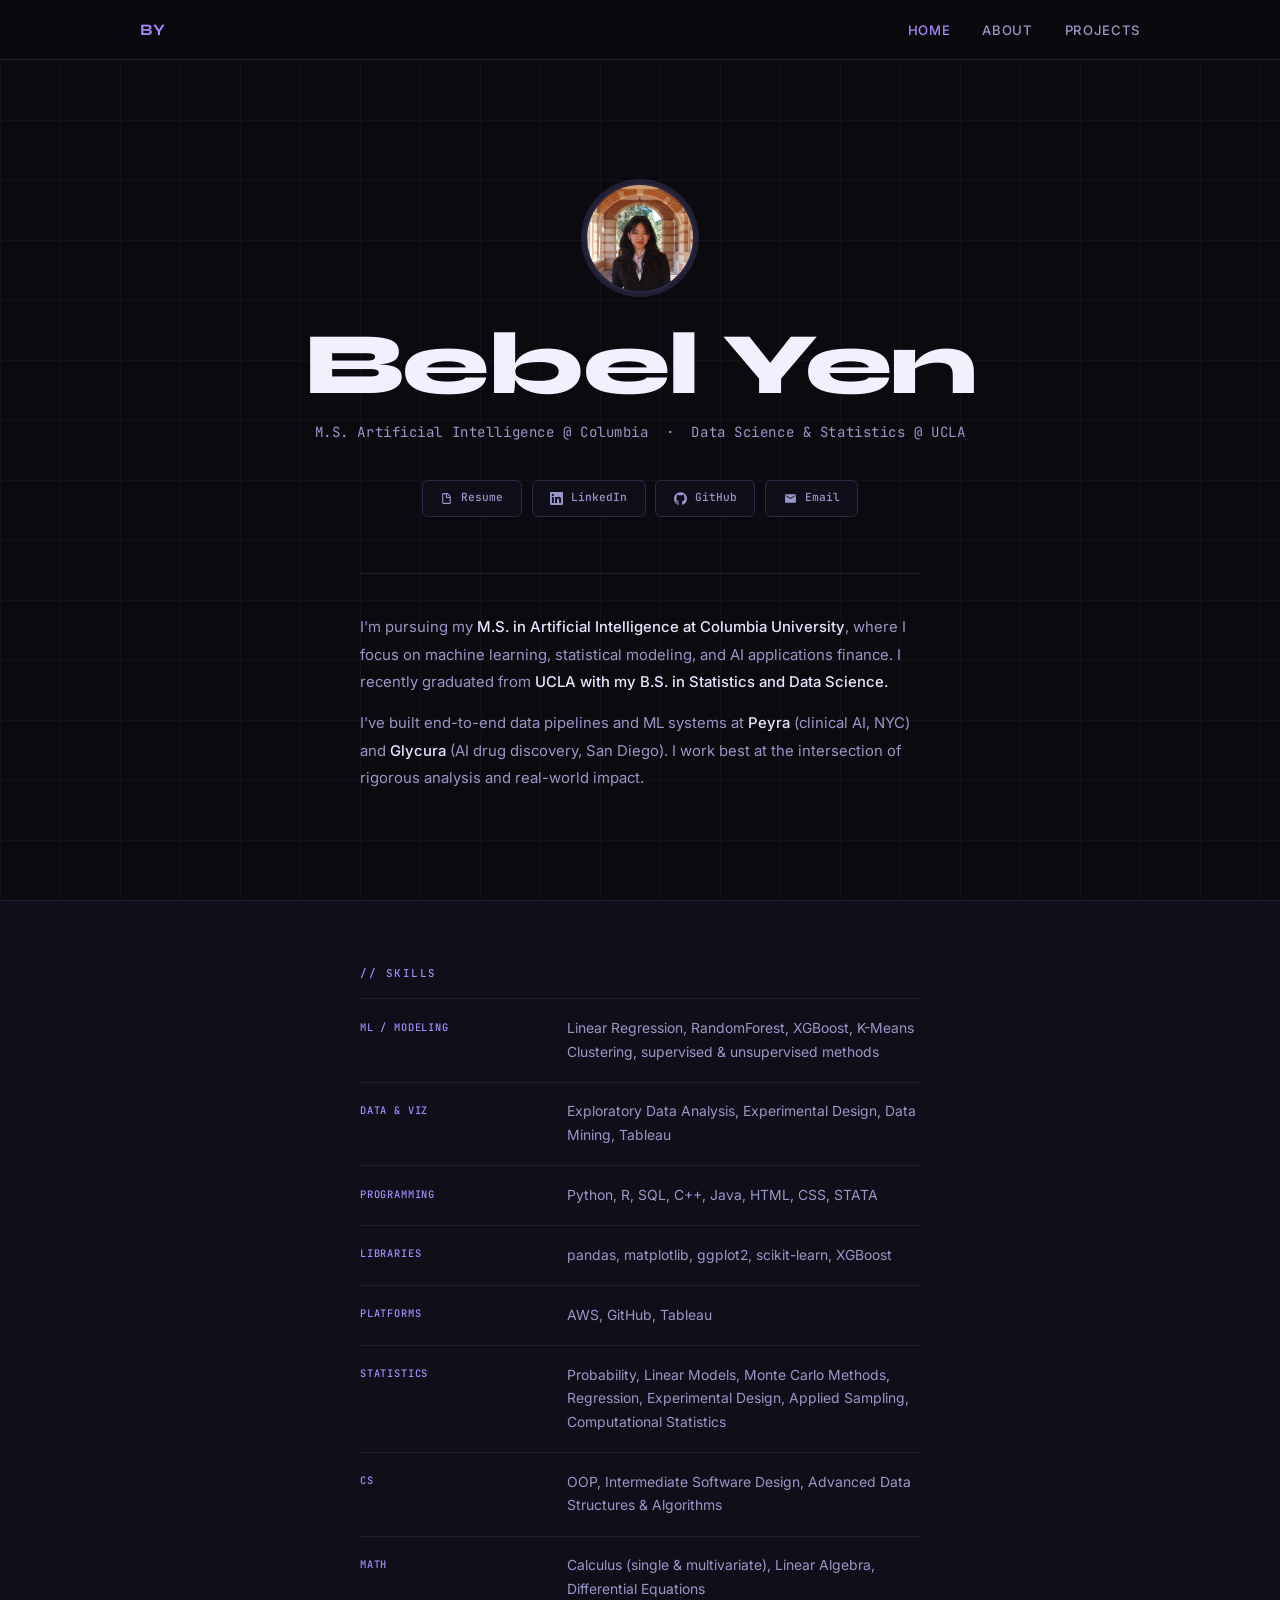
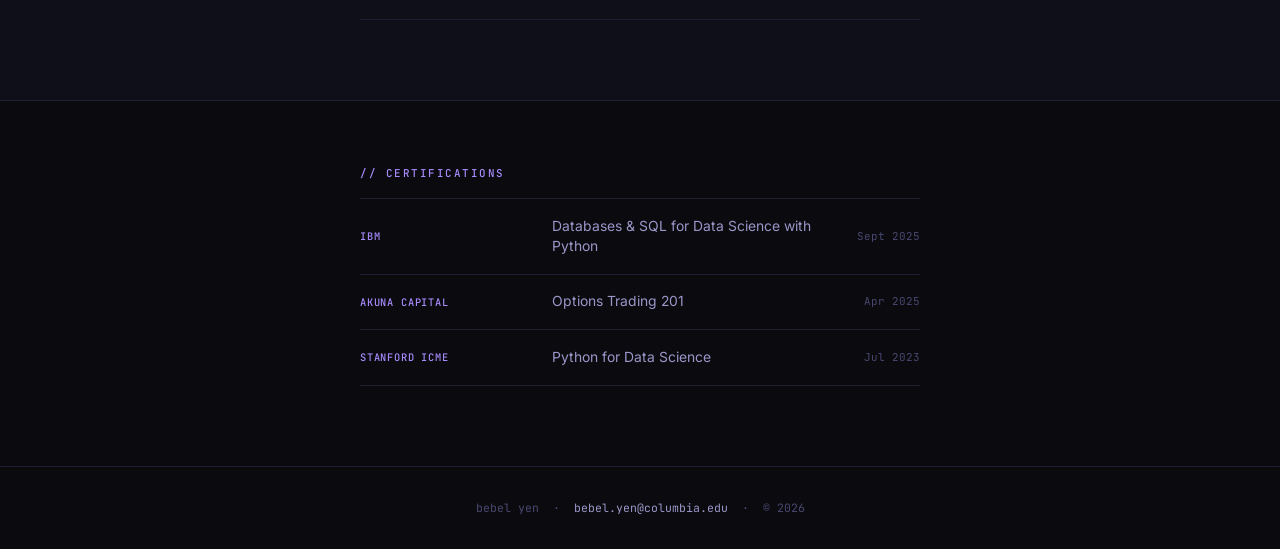
<file: index.html>
<!DOCTYPE html>
<html lang="en">
<head>
  <meta charset="UTF-8"/>
  <meta name="viewport" content="width=device-width, initial-scale=1.0"/>
  <title>Bebel Yen</title>
  <link rel="stylesheet" href="styles.css"/>
  <style>
    /* ── HERO ── */
    .hero {
      min-height: calc(100vh - var(--nav-height));
      display: flex;
      flex-direction: column;
      justify-content: center;
      align-items: center;
      text-align: center;
      padding: 4rem var(--pad) 3rem;
      position: relative;
    }

    .hero::before {
      content: '';
      position: absolute;
      inset: 0;
      background-image:
        linear-gradient(var(--border) 1px, transparent 1px),
        linear-gradient(90deg, var(--border) 1px, transparent 1px);
      background-size: 60px 60px;
      opacity: 0.4;
      pointer-events: none;
    }

    .hero > * { position: relative; }

    .hero-photo {
      width: 110px;
      height: 110px;
      border-radius: 50%;
      object-fit: cover;
      object-position: center top;
      border: 2px solid var(--border-light);
      margin-bottom: 1.75rem;
      display: block;
      box-shadow: 0 0 0 4px rgba(167, 139, 250, 0.15);
    }

    .hero-name {
      font-family: var(--display);
      font-size: clamp(3rem, 8vw, 5.5rem);
      font-weight: 800;
      color: var(--white);
      letter-spacing: -0.02em;
      line-height: 1;
      margin-bottom: 0.75rem;
    }

    .hero-tagline {
      font-family: var(--mono);
      font-size: clamp(0.75rem, 1.4vw, 0.88rem);
      color: var(--text-muted);
      margin-bottom: 2.25rem;
      letter-spacing: 0.04em;
    }

    .hero-links {
      display: flex;
      gap: 0.6rem;
      flex-wrap: wrap;
      justify-content: center;
      margin-bottom: 3.5rem;
    }

    .hero-link-btn {
      display: inline-flex;
      align-items: center;
      gap: 0.5rem;
      font-family: var(--mono);
      font-size: 0.7rem;
      font-weight: 500;
      text-decoration: none;
      padding: 0.55rem 1.1rem;
      border: 1px solid var(--border-light);
      color: var(--text-muted);
      background: var(--bg-2);
      border-radius: var(--radius);
      transition: all 0.2s ease;
    }
    .hero-link-btn:hover {
      border-color: var(--accent-border);
      color: var(--accent);
      background: var(--accent-dim);
    }
    .hero-link-btn svg {
      width: 13px; height: 13px;
      flex-shrink: 0;
      fill: currentColor;
    }

    /* BIO */
    .hero-bio {
      max-width: 560px;
      width: 100%;
      text-align: left;
      border-top: 1px solid var(--border);
      padding-top: 2.5rem;
    }
    .hero-bio p {
      font-size: 0.93rem;
      color: var(--text-muted);
      line-height: 1.85;
      margin-bottom: 0.85rem;
    }
    .hero-bio p:last-child { margin-bottom: 0; }
    .hero-bio strong { color: var(--text); font-weight: 500; }

    /* ── SKILLS ── */
    .skills-section {
      padding: 4rem var(--pad) 5rem;
      border-top: 1px solid var(--border);
      background: var(--bg-2);
    }
    .skills-inner { max-width: 560px; margin: 0 auto; }
    .skill-row {
      display: grid;
      grid-template-columns: 175px 1fr;
      gap: 1rem 2rem;
      padding: 1.1rem 0;
      border-bottom: 1px solid var(--border);
      align-items: start;
    }
    .skill-row:first-of-type { border-top: 1px solid var(--border); }
    .skill-cat {
      font-family: var(--mono);
      font-size: 0.65rem;
      font-weight: 500;
      letter-spacing: 0.08em;
      text-transform: uppercase;
      color: var(--accent);
      padding-top: 0.1rem;
    }
    .skill-val {
      font-size: 0.87rem;
      color: var(--text-muted);
      line-height: 1.7;
    }

    /* ── CERTS ── */
    .certs-section {
      padding: 4rem var(--pad) 5rem;
      border-top: 1px solid var(--border);
    }
    .certs-inner { max-width: 560px; margin: 0 auto; }
    .cert-row {
      display: grid;
      grid-template-columns: 160px 1fr auto;
      align-items: center;
      gap: 1rem 2rem;
      padding: 1.1rem 0;
      border-bottom: 1px solid var(--border);
    }
    .cert-row:first-of-type { border-top: 1px solid var(--border); }
    .cert-issuer {
      font-family: var(--mono);
      font-size: 0.65rem;
      font-weight: 500;
      letter-spacing: 0.08em;
      text-transform: uppercase;
      color: var(--accent);
    }
    .cert-name { font-size: 0.87rem; color: var(--text-muted); line-height: 1.4; }
    .cert-date { font-family: var(--mono); font-size: 0.68rem; color: var(--text-dim); white-space: nowrap; }

    @media (max-width: 600px) {
      .skill-row { grid-template-columns: 1fr; gap: 0.3rem; }
      .cert-row { grid-template-columns: 1fr; gap: 0.3rem; }
    }
  </style>
</head>
<body>

  <nav>
    <div class="nav-inner">
      <a href="index.html" class="nav-logo">BY</a>
      <button class="nav-toggle" onclick="toggleNav()"><span></span><span></span><span></span></button>
      <ul class="nav-links" id="navLinks">
        <li><a href="index.html" class="active">Home</a></li>
        <li><a href="about.html">About</a></li>
        <li><a href="projects.html">Projects</a></li>
      </ul>
    </div>
  </nav>

  <div class="page">

    <section class="hero">
      <img src="assets/Headshot.jpg" alt="Bebel Yen" class="hero-photo fade-up"/>

      <h1 class="hero-name fade-up" style="transition-delay:.08s">Bebel Yen</h1>
      <p class="hero-tagline fade-up" style="transition-delay:.13s">
        M.S. Artificial Intelligence @ Columbia &nbsp;·&nbsp; Data Science &amp; Statistics @ UCLA
      </p>

      <div class="hero-links fade-up" style="transition-delay:.18s">
        <a href="assets/BebelYenResume.pdf" target="_blank" class="hero-link-btn">
          <svg viewBox="0 0 24 24"><path d="M14 2H6a2 2 0 0 0-2 2v16a2 2 0 0 0 2 2h12a2 2 0 0 0 2-2V8l-6-6zm-1 1.5L18.5 9H13V3.5zM6 20V4h5v7h7v9H6z"/></svg>
          Resume
        </a>
        <a href="https://linkedin.com/in/bebelyen" target="_blank" class="hero-link-btn">
          <svg viewBox="0 0 24 24"><path d="M20.447 20.452h-3.554v-5.569c0-1.328-.027-3.037-1.852-3.037-1.853 0-2.136 1.445-2.136 2.939v5.667H9.351V9h3.414v1.561h.046c.477-.9 1.637-1.85 3.37-1.85 3.601 0 4.267 2.37 4.267 5.455v6.286zM5.337 7.433a2.062 2.062 0 0 1-2.063-2.065 2.064 2.064 0 1 1 2.063 2.065zm1.782 13.019H3.555V9h3.564v11.452zM22.225 0H1.771C.792 0 0 .774 0 1.729v20.542C0 23.227.792 24 1.771 24h20.451C23.2 24 24 23.227 24 22.271V1.729C24 .774 23.2 0 22.222 0h.003z"/></svg>
          LinkedIn
        </a>
        <a href="https://github.com/bebelyen" target="_blank" class="hero-link-btn">
          <svg viewBox="0 0 24 24"><path d="M12 .297c-6.63 0-12 5.373-12 12 0 5.303 3.438 9.8 8.205 11.385.6.113.82-.258.82-.577 0-.285-.01-1.04-.015-2.04-3.338.724-4.042-1.61-4.042-1.61C4.422 18.07 3.633 17.7 3.633 17.7c-1.087-.744.084-.729.084-.729 1.205.084 1.838 1.236 1.838 1.236 1.07 1.835 2.809 1.305 3.495.998.108-.776.417-1.305.76-1.605-2.665-.3-5.466-1.332-5.466-5.93 0-1.31.465-2.38 1.235-3.22-.135-.303-.54-1.523.105-3.176 0 0 1.005-.322 3.3 1.23.96-.267 1.98-.399 3-.405 1.02.006 2.04.138 3 .405 2.28-1.552 3.285-1.23 3.285-1.23.645 1.653.24 2.873.12 3.176.765.84 1.23 1.91 1.23 3.22 0 4.61-2.805 5.625-5.475 5.92.42.36.81 1.096.81 2.22 0 1.606-.015 2.896-.015 3.286 0 .315.21.69.825.57C20.565 22.092 24 17.592 24 12.297c0-6.627-5.373-12-12-12"/></svg>
          GitHub
        </a>
        <a href="mailto:bebel.yen@columbia.edu" class="hero-link-btn">
          <svg viewBox="0 0 24 24"><path d="M20 4H4c-1.1 0-2 .9-2 2v12c0 1.1.9 2 2 2h16c1.1 0 2-.9 2-2V6c0-1.1-.9-2-2-2zm0 4-8 5-8-5V6l8 5 8-5v2z"/></svg>
          Email
        </a>
      </div>

      <div class="hero-bio fade-up" style="transition-delay:.23s">
        <p>I'm pursuing my <strong>M.S. in Artificial Intelligence at Columbia University</strong>, where I focus on machine learning, statistical modeling, and AI applications finance. I recently graduated from <strong>UCLA with my B.S. in Statistics and Data Science.</strong></p>
        <p>I've built end-to-end data pipelines and ML systems at <strong>Peyra</strong> (clinical AI, NYC) and <strong>Glycura</strong> (AI drug discovery, San Diego). I work best at the intersection of rigorous analysis and real-world impact.</p>
      </div>
    </section>

    <!-- SKILLS -->
    <section class="skills-section">
      <div class="skills-inner">
        <span class="label fade-up">// skills</span>

        <div class="skill-row fade-up">
          <div class="skill-cat">ML / Modeling</div>
          <div class="skill-val">Linear Regression, RandomForest, XGBoost, K-Means Clustering, supervised &amp; unsupervised methods</div>
        </div>
        <div class="skill-row fade-up">
          <div class="skill-cat">Data &amp; Viz</div>
          <div class="skill-val">Exploratory Data Analysis, Experimental Design, Data Mining, Tableau</div>
        </div>
        <div class="skill-row fade-up">
          <div class="skill-cat">Programming</div>
          <div class="skill-val">Python, R, SQL, C++, Java, HTML, CSS, STATA</div>
        </div>
        <div class="skill-row fade-up">
          <div class="skill-cat">Libraries</div>
          <div class="skill-val">pandas, matplotlib, ggplot2, scikit-learn, XGBoost</div>
        </div>
        <div class="skill-row fade-up">
          <div class="skill-cat">Platforms</div>
          <div class="skill-val">AWS, GitHub, Tableau</div>
        </div>
        <div class="skill-row fade-up">
          <div class="skill-cat">Statistics</div>
          <div class="skill-val">Probability, Linear Models, Monte Carlo Methods, Regression, Experimental Design, Applied Sampling, Computational Statistics</div>
        </div>
        <div class="skill-row fade-up">
          <div class="skill-cat">CS</div>
          <div class="skill-val">OOP, Intermediate Software Design, Advanced Data Structures &amp; Algorithms</div>
        </div>
        <div class="skill-row fade-up">
          <div class="skill-cat">Math</div>
          <div class="skill-val">Calculus (single &amp; multivariate), Linear Algebra, Differential Equations</div>
        </div>
      </div>
    </section>

    <!-- CERTS -->
    <section class="certs-section">
      <div class="certs-inner">
        <span class="label fade-up">// certifications</span>

        <div class="cert-row fade-up">
          <div class="cert-issuer">IBM</div>
          <div class="cert-name">Databases &amp; SQL for Data Science with Python</div>
          <div class="cert-date">Sept 2025</div>
        </div>
        <div class="cert-row fade-up">
          <div class="cert-issuer">Akuna Capital</div>
          <div class="cert-name">Options Trading 201</div>
          <div class="cert-date">Apr 2025</div>
        </div>
        <div class="cert-row fade-up">
          <div class="cert-issuer">Stanford ICME</div>
          <div class="cert-name">Python for Data Science</div>
          <div class="cert-date">Jul 2023</div>
        </div>
      </div>
    </section>

  </div>

  <footer>
    <p>bebel yen &nbsp;·&nbsp; <a href="mailto:bebel.yen@columbia.edu">bebel.yen@columbia.edu</a> &nbsp;·&nbsp; © 2026</p>
  </footer>

  <script>
    function toggleNav() { document.getElementById('navLinks').classList.toggle('open'); }
    const obs = new IntersectionObserver(entries => {
      entries.forEach(e => { if (e.isIntersecting) e.target.classList.add('visible'); });
    }, { threshold: 0.08 });
    document.querySelectorAll('.fade-up').forEach(el => obs.observe(el));
  </script>
</body>
</html>
</file>
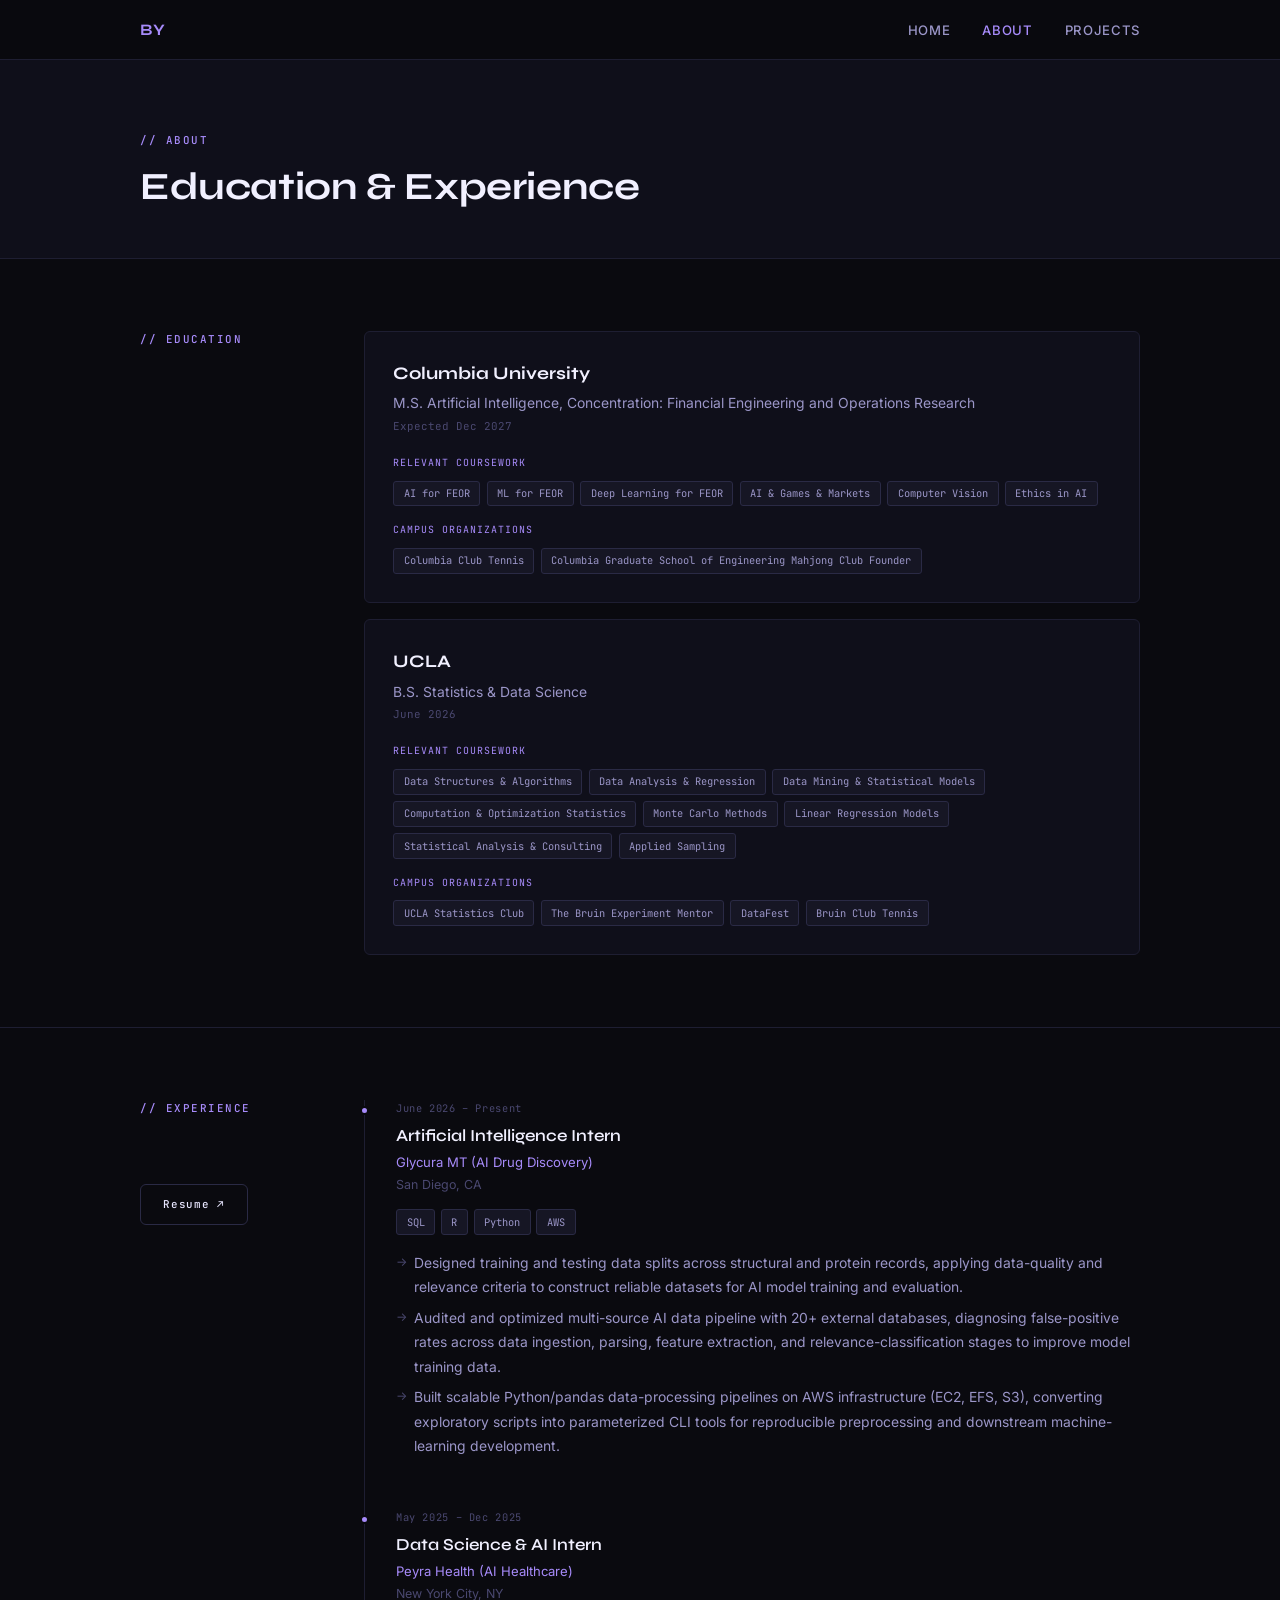
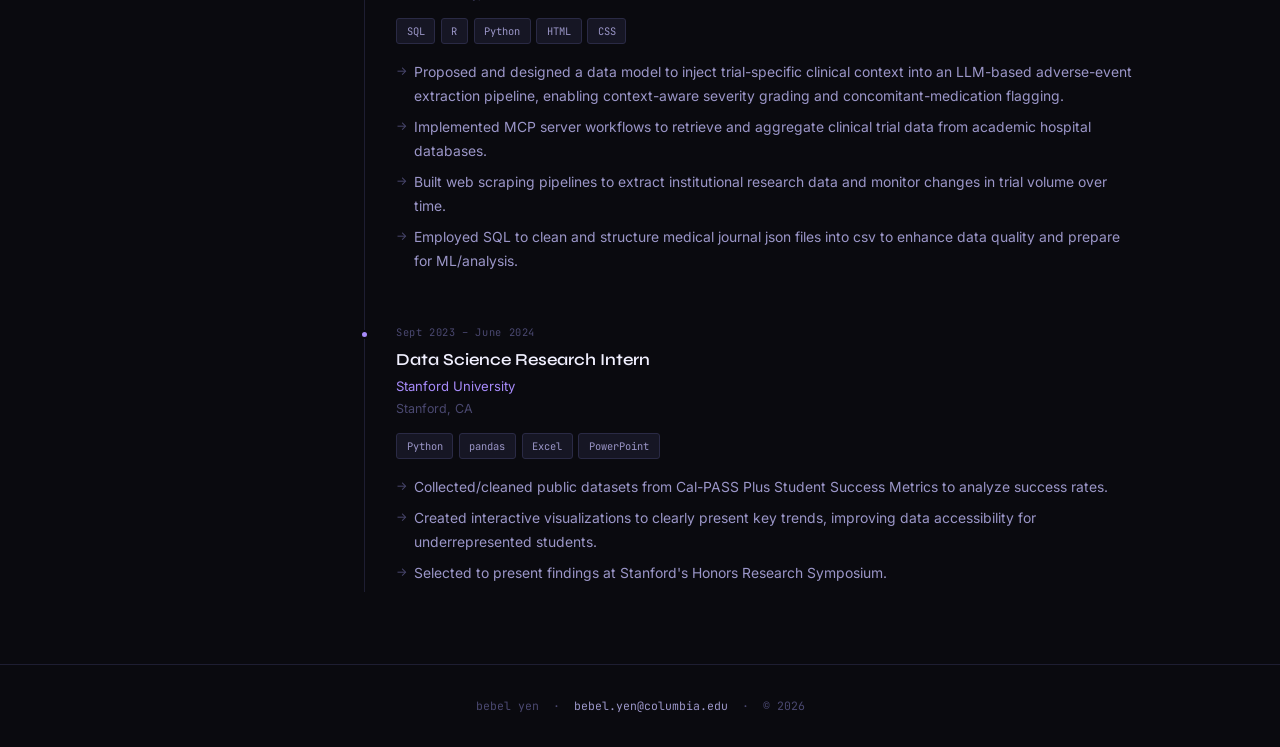
<file: about.html>
<!DOCTYPE html>
<html lang="en">
<head>
  <meta charset="UTF-8"/>
  <meta name="viewport" content="width=device-width, initial-scale=1.0"/>
  <title>About — Bebel Yen</title>
  <link rel="stylesheet" href="styles.css"/>
  <style>
    .page-header {
      padding: 4.5rem var(--pad) 3rem;
      border-bottom: 1px solid var(--border);
      background: var(--bg-2);
    }
    .page-header-inner { max-width: var(--max); margin: 0 auto; }

    /* EDU */
    .edu-section { padding: 4.5rem var(--pad); border-bottom: 1px solid var(--border); }
    .edu-inner {
      max-width: var(--max);
      margin: 0 auto;
      display: grid;
      grid-template-columns: 160px 1fr;
      gap: 4rem;
      align-items: start;
    }
    .edu-cards { display: flex; flex-direction: column; gap: 1rem; }
    .edu-card {
      background: var(--bg-2);
      border: 1px solid var(--border);
      border-radius: var(--radius);
      padding: 1.75rem;
      transition: border-color 0.2s;
    }
    .edu-card:hover { border-color: var(--border-light); }
    .edu-school {
      font-family: var(--display);
      font-size: 1.1rem;
      font-weight: 700;
      color: var(--white);
      margin-bottom: 0.3rem;
    }
    .edu-degree { font-size: 0.87rem; color: var(--text-muted); margin-bottom: 0.2rem; }
    .edu-date {
      font-family: var(--mono);
      font-size: 0.68rem;
      color: var(--text-dim);
      margin-bottom: 1.25rem;
    }
    .tag-wrap { display: flex; flex-wrap: wrap; gap: 0.4rem; }
    .tag-label {
      font-family: var(--mono);
      font-size: 0.62rem;
      letter-spacing: 0.1em;
      text-transform: uppercase;
      color: var(--accent);
      margin-bottom: 0.6rem;
      display: block;
      margin-top: 1rem;
    }

    /* EXP TIMELINE */
    .exp-section { padding: 4.5rem var(--pad); }
    .exp-inner {
      max-width: var(--max);
      margin: 0 auto;
      display: grid;
      grid-template-columns: 160px 1fr;
      gap: 4rem;
      align-items: start;
    }
    .timeline { position: relative; }
    .timeline::before {
      content: '';
      position: absolute;
      left: 0; top: 0; bottom: 0;
      width: 1px;
      background: var(--border);
    }
    .tl-item {
      position: relative;
      padding-left: 2rem;
      padding-bottom: 2.75rem;
    }
    .tl-item:last-child { padding-bottom: 0; }
    .tl-dot {
      position: absolute;
      left: -4px; top: 6px;
      width: 9px; height: 9px;
      border-radius: 50%;
      background: var(--accent);
      border: 2px solid var(--bg);
    }
    .tl-date {
      font-family: var(--mono);
      font-size: 0.65rem;
      color: var(--text-dim);
      margin-bottom: 0.4rem;
      letter-spacing: 0.06em;
    }
    .tl-role {
      font-family: var(--display);
      font-size: 1.05rem;
      font-weight: 600;
      color: var(--white);
      margin-bottom: 0.15rem;
    }
    .tl-company { font-size: 0.82rem; color: var(--accent); margin-bottom: 0.1rem; }
    .tl-location { font-size: 0.78rem; color: var(--text-dim); margin-bottom: 0.9rem; }
    .tl-tags { display: flex; flex-wrap: wrap; gap: 0.35rem; margin-bottom: 1rem; }
    .tl-bullets { list-style: none; padding: 0; }
    .tl-bullets li {
      font-size: 0.87rem;
      color: var(--text-muted);
      line-height: 1.75;
      padding-left: 1.1rem;
      position: relative;
      margin-bottom: 0.4rem;
    }
    .tl-bullets li::before {
      content: '→';
      position: absolute;
      left: 0;
      color: var(--text-dim);
      font-size: 0.75rem;
    }

    @media (max-width: 800px) {
      .edu-inner, .exp-inner { grid-template-columns: 1fr; gap: 2rem; }
    }
  </style>
</head>
<body>

  <nav>
    <div class="nav-inner">
      <a href="index.html" class="nav-logo">BY</a>
      <button class="nav-toggle" onclick="toggleNav()"><span></span><span></span><span></span></button>
      <ul class="nav-links" id="navLinks">
        <li><a href="index.html">Home</a></li>
        <li><a href="about.html" class="active">About</a></li>
        <li><a href="projects.html">Projects</a></li>
      </ul>
    </div>
  </nav>

  <div class="page">

    <div class="page-header">
      <div class="page-header-inner fade-up">
        <span class="label">// about</span>
        <h1 class="section-title" style="margin-bottom:0;">Education &amp; Experience</h1>
      </div>
    </div>

    <!-- EDUCATION -->
    <section class="edu-section">
      <div class="edu-inner">
        <div class="fade-up">
          <span class="label">// education</span>
        </div>
        <div class="edu-cards fade-up" style="transition-delay:.1s">

          <div class="edu-card">
            <div class="edu-school">Columbia University</div>
            <div class="edu-degree">M.S. Artificial Intelligence, Concentration: Financial Engineering and Operations Research</div>
            <div class="edu-date">Expected Dec 2027</div>
            <span class="tag-label">Relevant Coursework</span>
            <div class="tag-wrap">
              <span class="tag">AI for FEOR</span>
              <span class="tag">ML for FEOR</span>
              <span class="tag">Deep Learning for FEOR</span>
              <span class="tag">AI &amp; Games &amp; Markets</span>
              <span class="tag">Computer Vision</span>
              <span class="tag">Ethics in AI</span>
            </div>
            <span class="tag-label">Campus Organizations</span>
            <div class="tag-wrap">
              <span class="tag">Columbia Club Tennis</span>
              <span class="tag">Columbia Graduate School of Engineering Mahjong Club Founder</span>
            </div>
          </div>

          <div class="edu-card">
            <div class="edu-school">UCLA</div>
            <div class="edu-degree">B.S. Statistics &amp; Data Science</div>
            <div class="edu-date">June 2026</div>
            <span class="tag-label">Relevant Coursework</span>
            <div class="tag-wrap">
              <span class="tag">Data Structures &amp; Algorithms</span>
              <span class="tag">Data Analysis &amp; Regression</span>
              <span class="tag">Data Mining &amp; Statistical Models</span>
              <span class="tag">Computation &amp; Optimization Statistics</span>
              <span class="tag">Monte Carlo Methods</span>
              <span class="tag">Linear Regression Models</span>
              <span class="tag">Statistical Analysis &amp; Consulting</span>
              <span class="tag">Applied Sampling</span>
            </div>
            <span class="tag-label">Campus Organizations</span>
            <div class="tag-wrap">
              <span class="tag">UCLA Statistics Club</span>
              <span class="tag">The Bruin Experiment Mentor</span>
              <span class="tag">DataFest</span>
              <span class="tag">Bruin Club Tennis</span>
            </div>
          </div>

        </div>
      </div>
    </section>

    <!-- EXPERIENCE -->
    <section class="exp-section">
      <div class="exp-inner">
        <div class="fade-up">
          <span class="label">// experience</span>
          <br/><br/>
          <a href="assets/BebelYenResume.pdf" class="btn" target="_blank" style="font-size:0.68rem;">Resume ↗</a>
        </div>

        <div class="timeline fade-up" style="transition-delay:.1s">

          <div class="tl-item">
            <div class="tl-dot"></div>
            <div class="tl-date">June 2026 – Present</div>
            <div class="tl-role">Artificial Intelligence Intern</div>
            <div class="tl-company">Glycura MT (AI Drug Discovery)</div>
            <div class="tl-location">San Diego, CA</div>
            <div class="tl-tags">
              <span class="tag">SQL</span><span class="tag">R</span><span class="tag">Python</span><span class="tag">AWS</span>
            </div>
            <ul class="tl-bullets">
              <li>Designed training and testing data splits across structural and protein records, applying data-quality and relevance criteria to construct reliable datasets for AI model training and evaluation.</li>
              <li>Audited and optimized multi-source AI data pipeline with 20+ external databases, diagnosing false-positive rates across data ingestion, parsing, feature extraction, and relevance-classification stages to improve model training data.</li>
              <li>Built scalable Python/pandas data-processing pipelines on AWS infrastructure (EC2, EFS, S3), converting exploratory scripts into parameterized CLI tools for reproducible preprocessing and downstream machine-learning development.</li>
            </ul>
          </div>

          <div class="tl-item">
            <div class="tl-dot"></div>
            <div class="tl-date">May 2025 – Dec 2025</div>
            <div class="tl-role">Data Science &amp; AI Intern</div>
            <div class="tl-company">Peyra Health (AI Healthcare)</div>
            <div class="tl-location">New York City, NY</div>
            <div class="tl-tags">
              <span class="tag">SQL</span><span class="tag">R</span><span class="tag">Python</span><span class="tag">HTML</span><span class="tag">CSS</span>
            </div>
            <ul class="tl-bullets">
              <li>Proposed and designed a data model to inject trial-specific clinical context into an LLM-based adverse-event extraction pipeline, enabling context-aware severity grading and concomitant-medication flagging.</li>
              <li>Implemented MCP server workflows to retrieve and aggregate clinical trial data from academic hospital databases.</li>
              <li>Built web scraping pipelines to extract institutional research data and monitor changes in trial volume over time.</li>
              <li>Employed SQL to clean and structure medical journal json files into csv to enhance data quality and prepare for ML/analysis.</li>
            </ul>
          </div>

          <div class="tl-item">
            <div class="tl-dot"></div>
            <div class="tl-date">Sept 2023 – June 2024</div>
            <div class="tl-role">Data Science Research Intern</div>
            <div class="tl-company">Stanford University</div>
            <div class="tl-location">Stanford, CA</div>
            <div class="tl-tags">
              <span class="tag">Python</span><span class="tag">pandas</span><span class="tag">Excel</span><span class="tag">PowerPoint</span>
            </div>
            <ul class="tl-bullets">
              <li>Collected/cleaned public datasets from Cal-PASS Plus Student Success Metrics to analyze success rates.</li>
              <li>Created interactive visualizations to clearly present key trends, improving data accessibility for underrepresented students.</li>
              <li>Selected to present findings at Stanford's Honors Research Symposium.</li>
            </ul>
          </div>

        </div>
      </div>
    </section>

  </div>

  <footer>
    <p>bebel yen &nbsp;·&nbsp; <a href="mailto:bebel.yen@columbia.edu">bebel.yen@columbia.edu</a> &nbsp;·&nbsp; © 2026</p>
  </footer>

  <script>
    function toggleNav() { document.getElementById('navLinks').classList.toggle('open'); }
    const obs = new IntersectionObserver(entries => {
      entries.forEach(e => { if (e.isIntersecting) e.target.classList.add('visible'); });
    }, { threshold: 0.08 });
    document.querySelectorAll('.fade-up').forEach(el => obs.observe(el));
  </script>
</body>
</html>
</file>
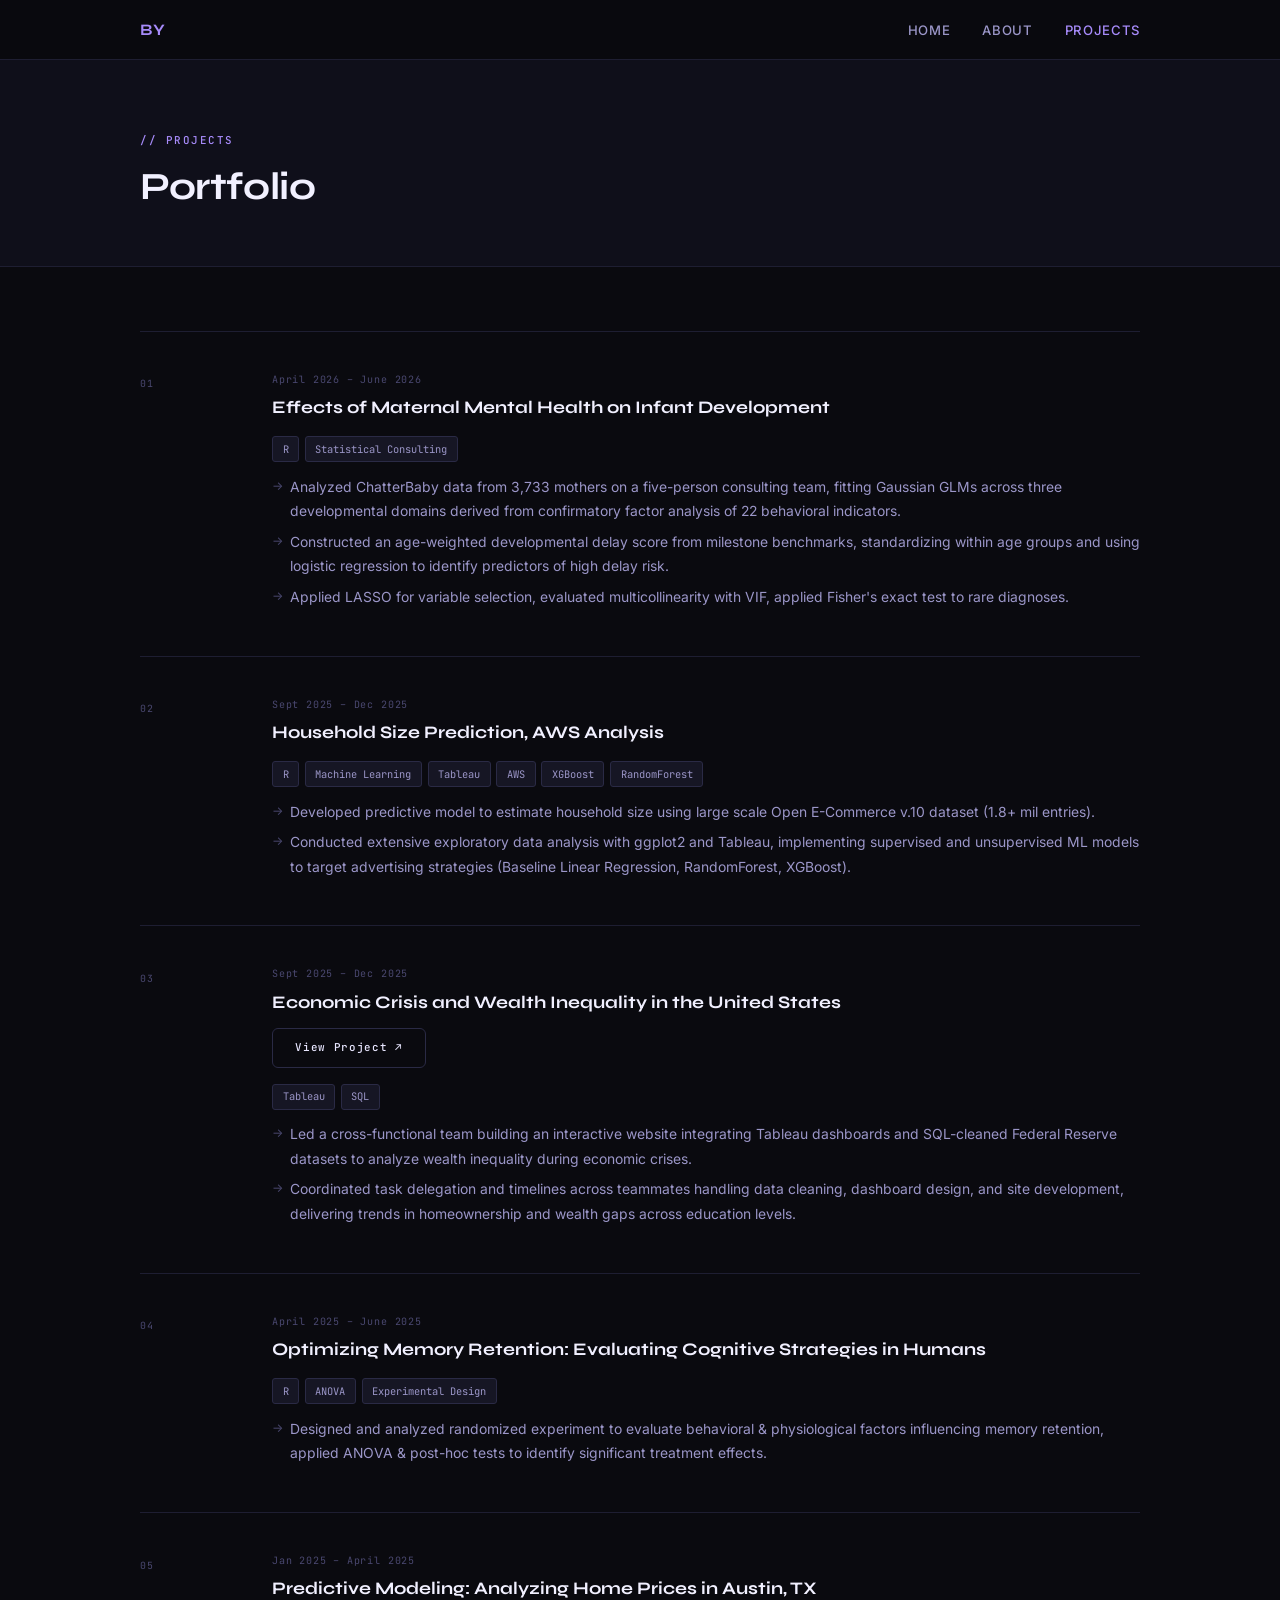
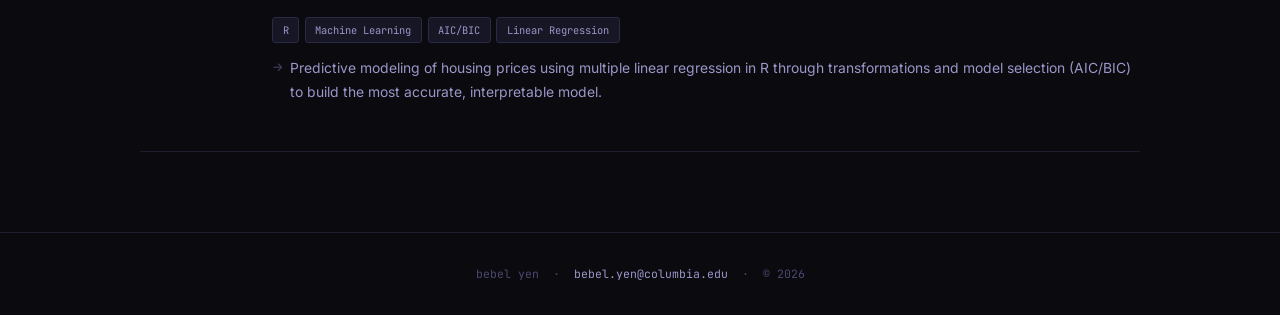
<file: projects.html>
<!DOCTYPE html>
<html lang="en">
<head>
  <meta charset="UTF-8"/>
  <meta name="viewport" content="width=device-width, initial-scale=1.0"/>
  <title>Projects — Bebel Yen</title>
  <link rel="stylesheet" href="styles.css"/>
  <style>
    .page-header {
      padding: 4.5rem var(--pad) 3rem;
      border-bottom: 1px solid var(--border);
      background: var(--bg-2);
    }
    .page-header-inner { max-width: var(--max); margin: 0 auto; }
    .page-header-sub {
      font-size: 0.9rem;
      color: var(--text-muted);
      max-width: 480px;
      line-height: 1.8;
      margin-top: 0.75rem;
    }

    .projects-section { padding: 4rem var(--pad) 5rem; }
    .projects-inner { max-width: var(--max); margin: 0 auto; }

    .project-item {
      border-bottom: 1px solid var(--border);
      padding: 2.5rem 0;
      display: grid;
      grid-template-columns: 100px 1fr;
      gap: 2rem;
    }
    .project-item:first-child { border-top: 1px solid var(--border); }

    .proj-num {
      font-family: var(--mono);
      font-size: 0.62rem;
      letter-spacing: 0.12em;
      text-transform: uppercase;
      color: var(--text-dim);
      padding-top: 0.3rem;
    }

    .proj-body { display: flex; flex-direction: column; gap: 0.6rem; }

    .proj-period {
      font-family: var(--mono);
      font-size: 0.63rem;
      letter-spacing: 0.08em;
      color: var(--text-dim);
    }

    .proj-title {
      font-family: var(--display);
      font-size: 1.1rem;
      font-weight: 700;
      color: var(--white);
      line-height: 1.3;
    }

    .proj-bullets { list-style: none; padding: 0; margin-top: 0.2rem; }
    .proj-bullets li {
      font-size: 0.87rem;
      color: var(--text-muted);
      line-height: 1.75;
      padding-left: 1.1rem;
      position: relative;
      margin-bottom: 0.4rem;
    }
    .proj-bullets li::before {
      content: '→';
      position: absolute;
      left: 0;
      color: var(--text-dim);
      font-size: 0.75rem;
    }

    .proj-tags { display: flex; flex-wrap: wrap; gap: 0.35rem; margin-top: 0.4rem; }

    @media (max-width: 600px) {
      .project-item { grid-template-columns: 1fr; gap: 0.75rem; }
    }
  </style>
</head>
<body>

  <nav>
    <div class="nav-inner">
      <a href="index.html" class="nav-logo">BY</a>
      <button class="nav-toggle" onclick="toggleNav()"><span></span><span></span><span></span></button>
      <ul class="nav-links" id="navLinks">
        <li><a href="index.html">Home</a></li>
        <li><a href="about.html">About</a></li>
        <li><a href="projects.html" class="active">Projects</a></li>
      </ul>
    </div>
  </nav>

  <div class="page">

    <div class="page-header">
      <div class="page-header-inner fade-up">
        <span class="label">// projects</span>
        <h1 class="section-title" style="margin-bottom:0.5rem;">Portfolio</h1>
      </div>
    </div>

    <section class="projects-section">
      <div class="projects-inner">

        <div class="project-item fade-up">
          <div class="proj-num">01</div>
          <div class="proj-body">
            <div class="proj-period">April 2026 – June 2026</div>
            <div class="proj-title">Effects of Maternal Mental Health on Infant Development</div>
            <div class="proj-tags">
              <span class="tag">R</span>
              <span class="tag">Statistical Consulting</span>
            </div>
            <ul class="proj-bullets">
              <li>Analyzed ChatterBaby data from 3,733 mothers on a five-person consulting team, fitting Gaussian GLMs across three developmental domains derived from confirmatory factor analysis of 22 behavioral indicators.</li>
              <li>Constructed an age-weighted developmental delay score from milestone benchmarks, standardizing within age groups and using logistic regression to identify predictors of high delay risk.</li>
              <li>Applied LASSO for variable selection, evaluated multicollinearity with VIF, applied Fisher's exact test to rare diagnoses.</li>
            </ul>
          </div>
        </div>

        <div class="project-item fade-up" style="transition-delay:.06s">
          <div class="proj-num">02</div>
          <div class="proj-body">
            <div class="proj-period">Sept 2025 – Dec 2025</div>
            <div class="proj-title">Household Size Prediction, AWS Analysis</div>
            <div class="proj-tags">
              <span class="tag">R</span>
              <span class="tag">Machine Learning</span>
              <span class="tag">Tableau</span>
              <span class="tag">AWS</span>
              <span class="tag">XGBoost</span>
              <span class="tag">RandomForest</span>
            </div>
            <ul class="proj-bullets">
              <li>Developed predictive model to estimate household size using large scale Open E-Commerce v.10 dataset (1.8+ mil entries).</li>
              <li>Conducted extensive exploratory data analysis with ggplot2 and Tableau, implementing supervised and unsupervised ML models to target advertising strategies (Baseline Linear Regression, RandomForest, XGBoost).</li>
            </ul>
          </div>
        </div>

        <div class="project-item fade-up" style="transition-delay:.1s">
          <div class="proj-num">03</div>
          <div class="proj-body">
            <div class="proj-period">Sept 2025 – Dec 2025</div>
            <div class="proj-title">Economic Crisis and Wealth Inequality in the United States</div>
            <a href="https://wealtheducationgap.humspace.ucla.edu/" target="_blank" class="btn" style="font-size:0.68rem; margin-top:0.2rem; align-self:flex-start;">View Project ↗</a>
            <div class="proj-tags">
              <span class="tag">Tableau</span>
              <span class="tag">SQL</span>
            </div>
            <ul class="proj-bullets">
              <li>Led a cross-functional team building an interactive website integrating Tableau dashboards and SQL-cleaned Federal Reserve datasets to analyze wealth inequality during economic crises.</li>
              <li>Coordinated task delegation and timelines across teammates handling data cleaning, dashboard design, and site development, delivering trends in homeownership and wealth gaps across education levels.</li>
            </ul>
          </div>
        </div>

        <div class="project-item fade-up" style="transition-delay:.14s">
          <div class="proj-num">04</div>
          <div class="proj-body">
            <div class="proj-period">April 2025 – June 2025</div>
            <div class="proj-title">Optimizing Memory Retention: Evaluating Cognitive Strategies in Humans</div>
            <div class="proj-tags">
              <span class="tag">R</span>
              <span class="tag">ANOVA</span>
              <span class="tag">Experimental Design</span>
            </div>
            <ul class="proj-bullets">
              <li>Designed and analyzed randomized experiment to evaluate behavioral &amp; physiological factors influencing memory retention, applied ANOVA &amp; post-hoc tests to identify significant treatment effects.</li>
            </ul>
          </div>
        </div>

        <div class="project-item fade-up" style="transition-delay:.18s">
          <div class="proj-num">05</div>
          <div class="proj-body">
            <div class="proj-period">Jan 2025 – April 2025</div>
            <div class="proj-title">Predictive Modeling: Analyzing Home Prices in Austin, TX</div>
            <div class="proj-tags">
              <span class="tag">R</span>
              <span class="tag">Machine Learning</span>
              <span class="tag">AIC/BIC</span>
              <span class="tag">Linear Regression</span>
            </div>
            <ul class="proj-bullets">
              <li>Predictive modeling of housing prices using multiple linear regression in R through transformations and model selection (AIC/BIC) to build the most accurate, interpretable model.</li>
            </ul>
          </div>
        </div>

      </div>
    </section>

  </div>

  <footer>
    <p>bebel yen &nbsp;·&nbsp; <a href="mailto:bebel.yen@columbia.edu">bebel.yen@columbia.edu</a> &nbsp;·&nbsp; © 2026</p>
  </footer>

  <script>
    function toggleNav() { document.getElementById('navLinks').classList.toggle('open'); }
    const obs = new IntersectionObserver(entries => {
      entries.forEach(e => { if (e.isIntersecting) e.target.classList.add('visible'); });
    }, { threshold: 0.08 });
    document.querySelectorAll('.fade-up').forEach(el => obs.observe(el));
  </script>
</body>
</html>
</file>
<file: styles.css>
/* ============================================
   BEBEL YEN — Personal Website
   Electric Iris · Syne + Inter
   ============================================ */

@import url('https://fonts.googleapis.com/css2?family=Syne:wght@400;500;600;700;800&family=Inter:wght@300;400;500;600&family=JetBrains+Mono:wght@400;500&display=swap');

:root {
  --bg: #0a0a0f;
  --bg-2: #0f0f1a;
  --bg-3: #161624;
  --border: #1e1e32;
  --border-light: #2a2a45;
  --text: #e8e6ff;
  --text-muted: #9b96c8;
  --text-dim: #4a4870;
  --accent: #a78bfa;
  --accent-2: #60a5fa;
  --accent-dim: rgba(167, 139, 250, 0.1);
  --accent-border: rgba(167, 139, 250, 0.3);
  --white: #f1f0ff;

  --font: 'Inter', system-ui, sans-serif;
  --display: 'Syne', system-ui, sans-serif;
  --mono: 'JetBrains Mono', monospace;

  --nav-height: 60px;
  --max: 1000px;
  --pad: clamp(1.5rem, 5vw, 3.5rem);
  --radius: 6px;
}

*, *::before, *::after { box-sizing: border-box; margin: 0; padding: 0; }
html { scroll-behavior: smooth; }

body {
  font-family: var(--font);
  font-weight: 400;
  color: var(--text);
  background: var(--bg);
  line-height: 1.6;
  -webkit-font-smoothing: antialiased;
}

/* ── NAV ── */
nav {
  position: fixed;
  top: 0; left: 0; right: 0;
  height: var(--nav-height);
  background: rgba(10, 10, 15, 0.88);
  backdrop-filter: blur(16px);
  border-bottom: 1px solid var(--border);
  z-index: 100;
  display: flex;
  align-items: center;
  padding: 0 var(--pad);
}

.nav-inner {
  max-width: var(--max);
  width: 100%;
  margin: 0 auto;
  display: flex;
  align-items: center;
  justify-content: space-between;
}

.nav-logo {
  font-family: var(--display);
  font-size: 1rem;
  font-weight: 700;
  color: var(--accent);
  text-decoration: none;
  letter-spacing: 0.04em;
}

.nav-links {
  display: flex;
  gap: 2rem;
  list-style: none;
}

.nav-links a {
  font-family: var(--font);
  font-size: 0.82rem;
  font-weight: 500;
  letter-spacing: 0.05em;
  text-transform: uppercase;
  color: var(--text-muted);
  text-decoration: none;
  transition: color 0.2s;
}

.nav-links a:hover { color: var(--text); }
.nav-links a.active { color: var(--accent); }

/* hamburger */
.nav-toggle {
  display: none;
  flex-direction: column;
  gap: 5px;
  background: none;
  border: none;
  cursor: pointer;
  padding: 4px;
}
.nav-toggle span {
  display: block;
  width: 20px; height: 1px;
  background: var(--text);
}

/* ── PAGE ── */
.page { padding-top: var(--nav-height); min-height: 100vh; }

/* ── CONTAINERS ── */
.container {
  max-width: var(--max);
  margin: 0 auto;
  padding: 0 var(--pad);
}

/* ── LABELS ── */
.label {
  font-family: var(--mono);
  font-size: 0.68rem;
  font-weight: 500;
  letter-spacing: 0.14em;
  text-transform: uppercase;
  color: var(--accent);
  margin-bottom: 1rem;
  display: block;
}

/* ── SECTION TITLE ── */
.section-title {
  font-family: var(--display);
  font-size: clamp(1.6rem, 3.5vw, 2.4rem);
  font-weight: 700;
  color: var(--white);
  line-height: 1.15;
  letter-spacing: -0.01em;
  margin-bottom: 2.5rem;
}

/* ── BUTTONS ── */
.btn {
  display: inline-flex;
  align-items: center;
  gap: 0.5rem;
  font-family: var(--mono);
  font-size: 0.72rem;
  font-weight: 500;
  letter-spacing: 0.06em;
  text-decoration: none;
  padding: 0.65rem 1.4rem;
  border: 1px solid var(--border-light);
  color: var(--text);
  background: transparent;
  border-radius: var(--radius);
  cursor: pointer;
  transition: all 0.2s ease;
}
.btn:hover {
  border-color: var(--accent-border);
  color: var(--accent);
  background: var(--accent-dim);
}

/* ── TAGS ── */
.tag {
  font-family: var(--mono);
  font-size: 0.65rem;
  padding: 0.22rem 0.6rem;
  background: var(--bg-3);
  border: 1px solid var(--border-light);
  color: var(--text-muted);
  border-radius: 3px;
}

/* ── FOOTER ── */
footer {
  border-top: 1px solid var(--border);
  padding: 2rem var(--pad);
  text-align: center;
  font-family: var(--mono);
  font-size: 0.72rem;
  color: var(--text-dim);
}
footer a { color: var(--text-muted); text-decoration: none; }
footer a:hover { color: var(--accent); }

/* ── FADE-UP ── */
.fade-up {
  opacity: 0;
  transform: translateY(18px);
  transition: opacity 0.55s ease, transform 0.55s ease;
}
.fade-up.visible { opacity: 1; transform: translateY(0); }

/* ── RESPONSIVE ── */
@media (max-width: 680px) {
  .nav-toggle { display: flex; }
  .nav-links {
    display: none;
    position: absolute;
    top: var(--nav-height);
    left: 0; right: 0;
    background: var(--bg);
    border-bottom: 1px solid var(--border);
    flex-direction: column;
    gap: 0;
    padding: 0.5rem 0;
  }
  .nav-links.open { display: flex; }
  .nav-links li a {
    display: block;
    padding: 0.9rem var(--pad);
  }
}
</file>
